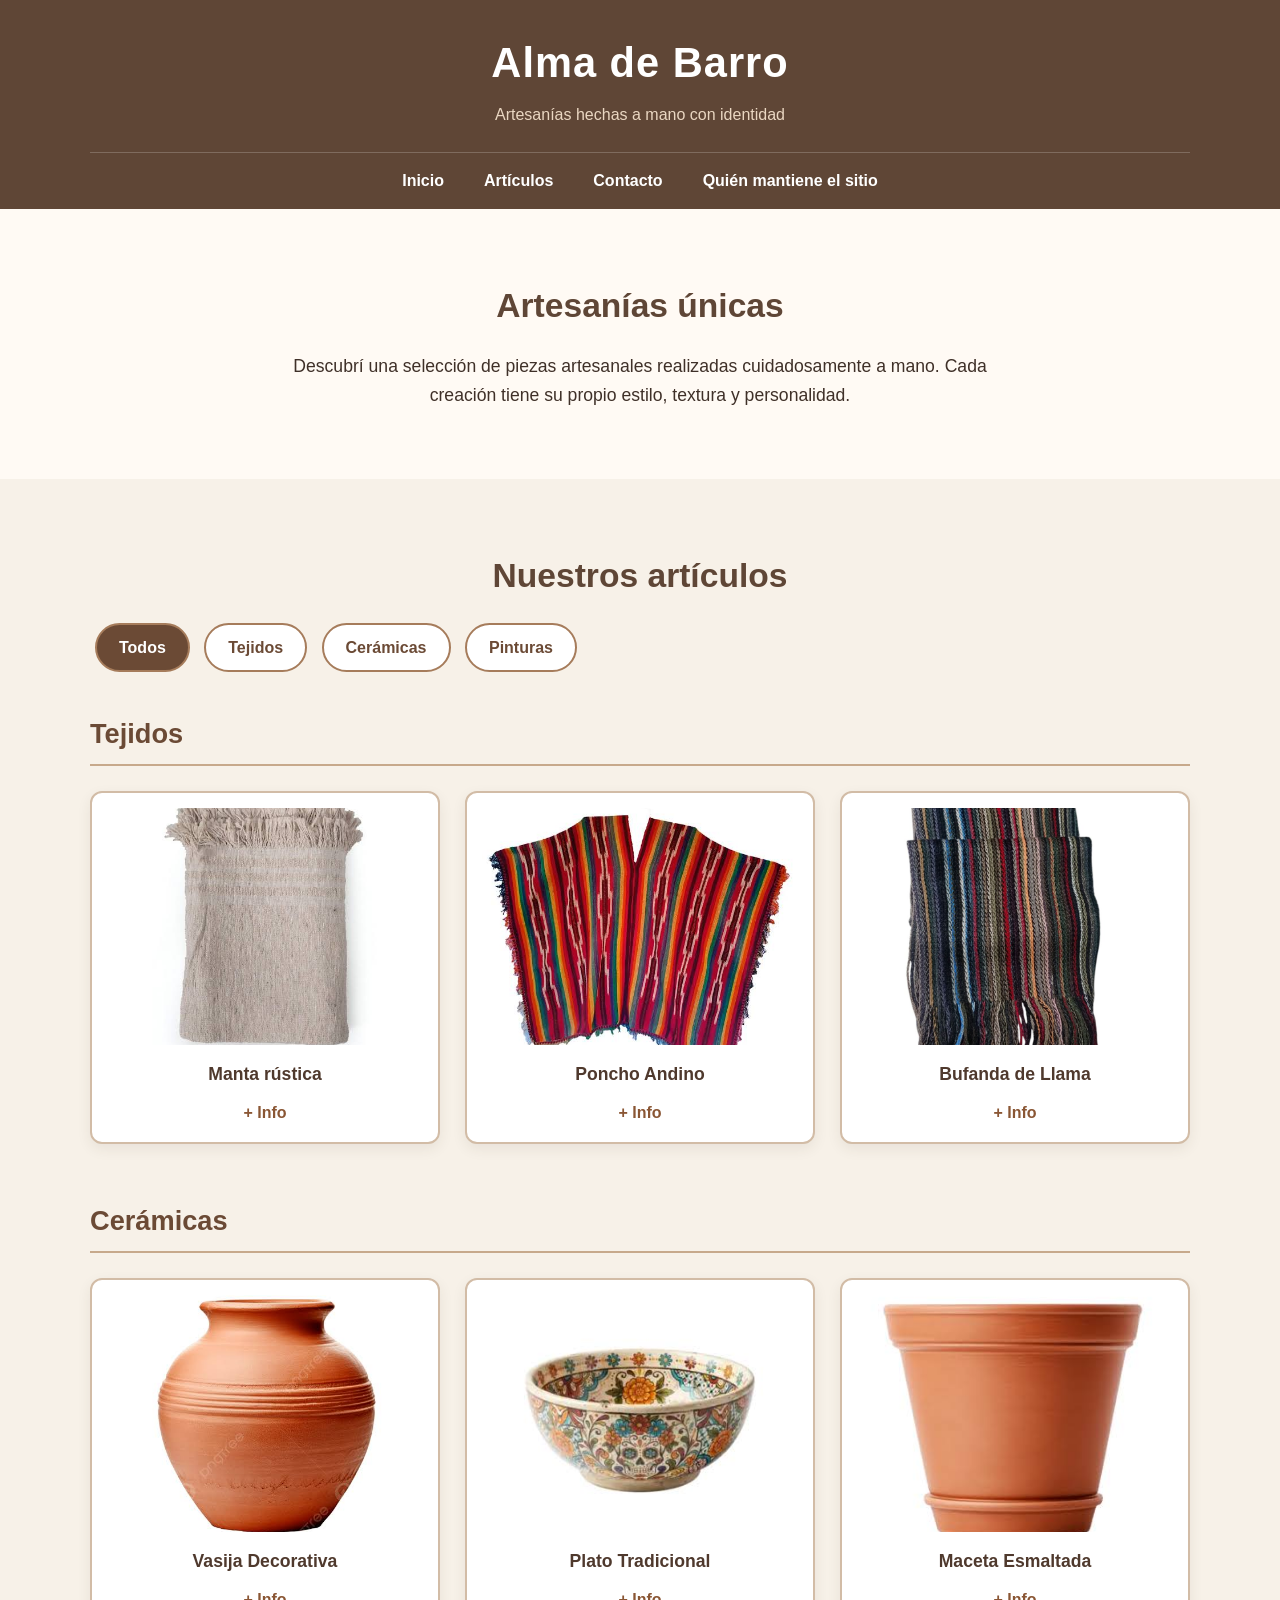
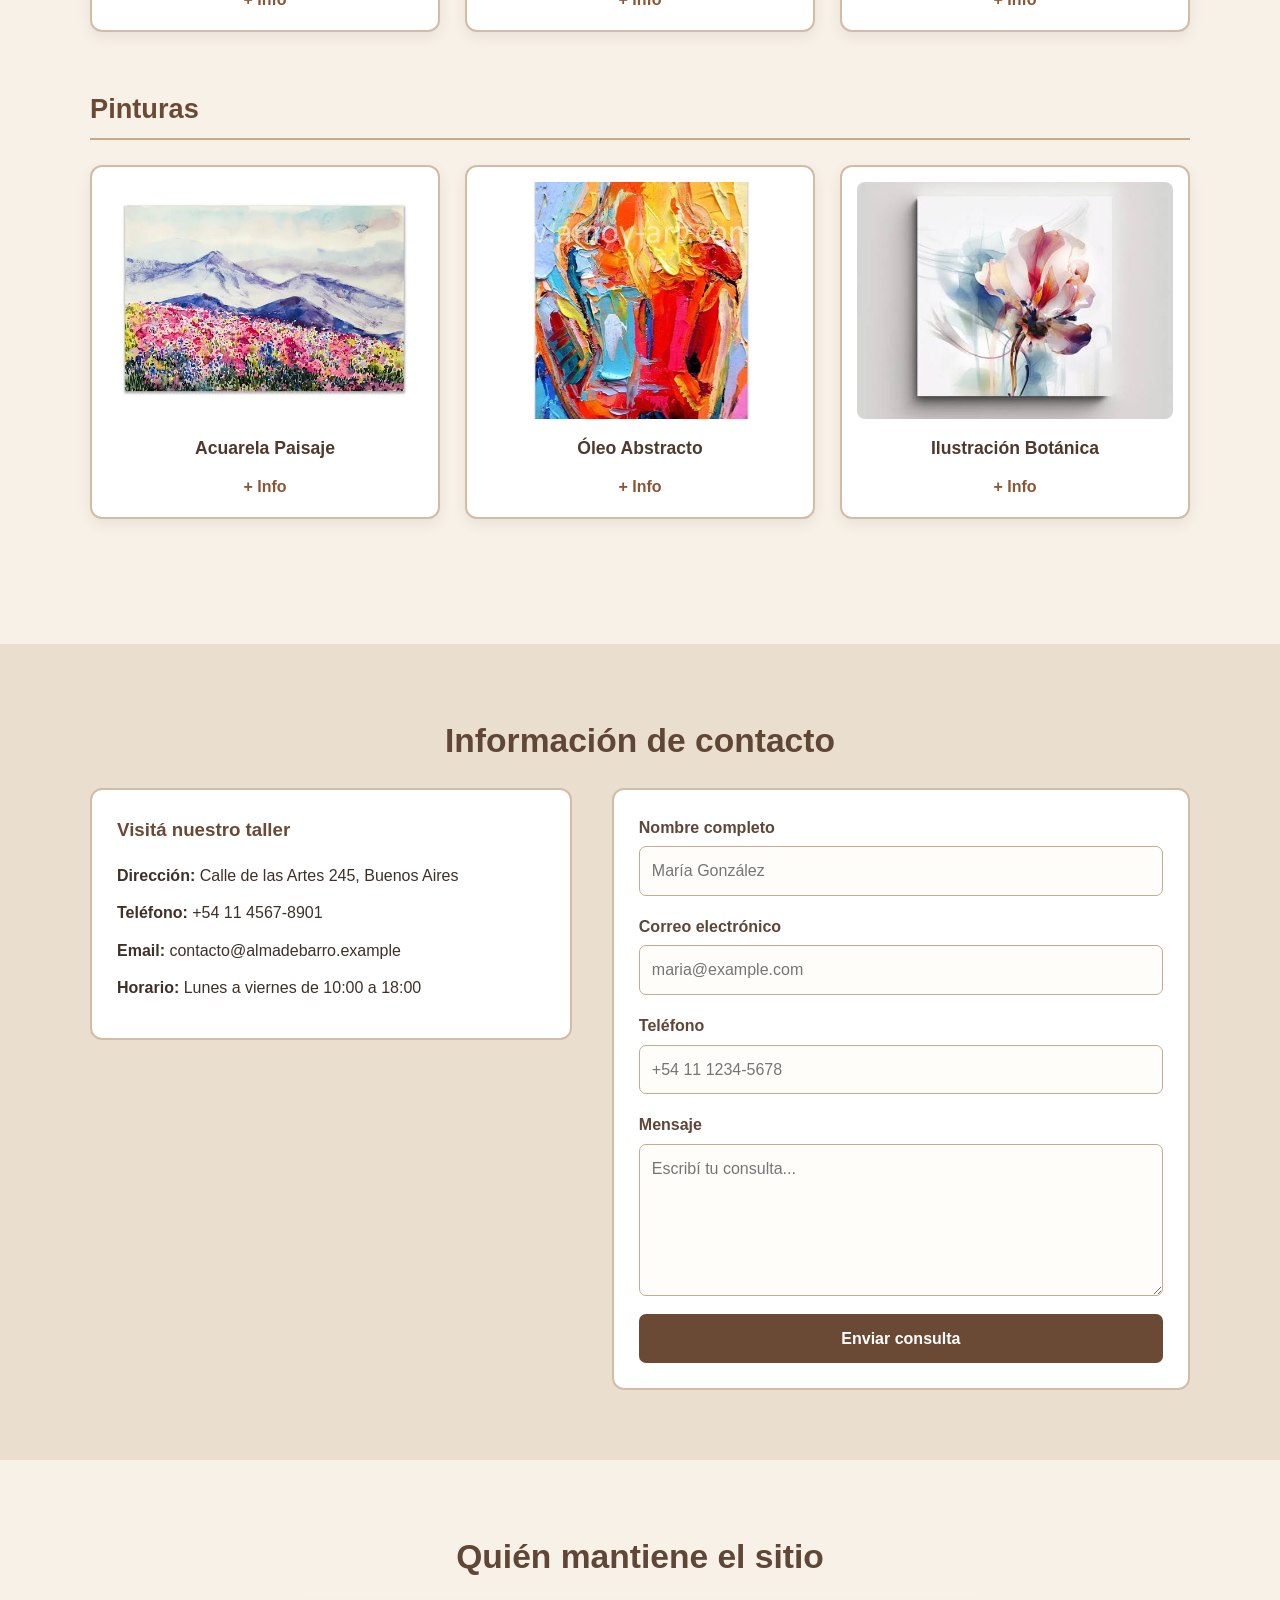
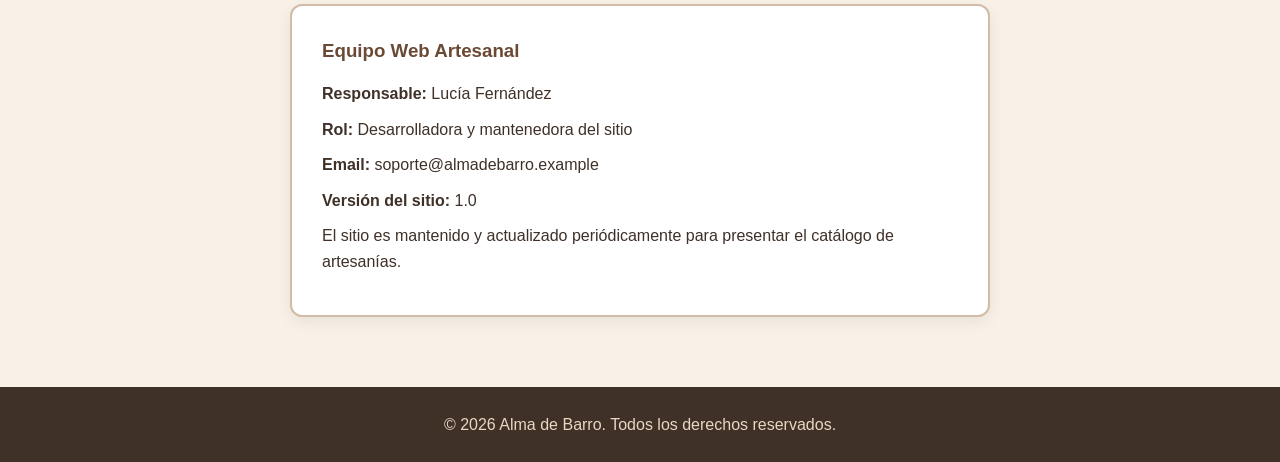
<file: ChatGPT/index.html>
<!DOCTYPE html>
<html lang="es">
<head>
    <meta charset="UTF-8">
    <meta name="viewport" content="width=device-width, initial-scale=1.0">
    <meta
        name="description"
        content="Alma de Barro - artesanías en tejidos, cerámicas y pinturas."
    >
    <title>Alma de Barro | Artesanías</title>
    <link rel="stylesheet" href="estilosIA.css">
</head>

<body>

    <header class="encabezado">
        <div class="contenedor">
            <h1>Alma de Barro</h1>
            <p class="subtitulo">Artesanías hechas a mano con identidad</p>

            <nav class="navegacion" aria-label="Navegación principal">
                <ul>
                    <li><a href="#inicio">Inicio</a></li>
                    <li><a href="#articulos">Artículos</a></li>
                    <li><a href="#contacto">Contacto</a></li>
                    <li><a href="#mantenimiento">Quién mantiene el sitio</a></li>
                </ul>
            </nav>
        </div>
    </header>

    <main>

        <section id="inicio" class="seccion presentacion">
            <div class="contenedor">
                <h2>Artesanías únicas</h2>
                <p>
                    Descubrí una selección de piezas artesanales realizadas
                    cuidadosamente a mano. Cada creación tiene su propio estilo,
                    textura y personalidad.
                </p>
            </div>
        </section>

        <section id="articulos" class="seccion catalogo">
            <div class="contenedor">

                <h2>Nuestros artículos</h2>

                <!--
                    RADIO BUTTON HACK CLÁSICO

                    Importante:
                    Los radio buttons y los grupos de categorías están
                    al mismo nivel dentro del mismo contenedor.

                    El selector CSS "~" puede así seleccionar los grupos
                    que aparecen DESPUÉS del radio seleccionado.
                -->

                <input
                    type="radio"
                    name="categoria-filtro"
                    id="filtro-todos"
                    class="filtro-radio"
                    checked
                >
                <label for="filtro-todos" class="filtro-label filtro-todos-label">
                    Todos
                </label>

                <input
                    type="radio"
                    name="categoria-filtro"
                    id="filtro-tejidos"
                    class="filtro-radio"
                >
                <label for="filtro-tejidos" class="filtro-label">
                    Tejidos
                </label>

                <input
                    type="radio"
                    name="categoria-filtro"
                    id="filtro-ceramicas"
                    class="filtro-radio"
                >
                <label for="filtro-ceramicas" class="filtro-label">
                    Cerámicas
                </label>

                <input
                    type="radio"
                    name="categoria-filtro"
                    id="filtro-pinturas"
                    class="filtro-radio"
                >
                <label for="filtro-pinturas" class="filtro-label">
                    Pinturas
                </label>

                <div class="grupo-categoria categoria-tejidos">
                    <h3>Tejidos</h3>

                    <div class="grilla-articulos">
                        <article class="tarjeta-articulo">
                            <img
                                src="articulos/tejidos/articulo1.png"
                                alt="Manta de lana"
                            >
                            <div class="contenido-tarjeta">
                                <h4>Manta rústica</h4>
                                <a
                                    class="enlace-info"
                                    href="articulos/tejidos/articulo1.pdf"
                                    target="_blank"
                                >
                                    + Info
                                </a>
                            </div>
                        </article>

                        <article class="tarjeta-articulo">
                            <img
                                src="articulos/tejidos/articulo2.png"
                                alt="Poncho andino"
                            >
                            <div class="contenido-tarjeta">
                                <h4>Poncho Andino</h4>
                                <a
                                    class="enlace-info"
                                    href="articulos/tejidos/articulo2.pdf"
                                    target="_blank"
                                >
                                    + Info
                                </a>
                            </div>
                        </article>

                        <article class="tarjeta-articulo">
                            <img
                                src="articulos/tejidos/articulo3.png"
                                alt="Bufanda artesanal"
                            >
                            <div class="contenido-tarjeta">
                                <h4>Bufanda de Llama</h4>
                                <a
                                    class="enlace-info"
                                    href="articulos/tejidos/articulo3.pdf"
                                    target="_blank"
                                >
                                    + Info
                                </a>
                            </div>
                        </article>
                    </div>
                </div>

                <div class="grupo-categoria categoria-ceramicas">
                    <h3>Cerámicas</h3>

                    <div class="grilla-articulos">
                        <article class="tarjeta-articulo">
                            <img
                                src="articulos/ceramicas/articulo1.png"
                                alt="Vasija de barro"
                            >
                            <div class="contenido-tarjeta">
                                <h4>Vasija Decorativa</h4>
                                <a
                                    class="enlace-info"
                                    href="articulos/ceramicas/articulo1.pdf"
                                    target="_blank"
                                >
                                    + Info
                                </a>
                            </div>
                        </article>

                        <article class="tarjeta-articulo">
                            <img
                                src="articulos/ceramicas/articulo2.png"
                                alt="Plato pintado"
                            >
                            <div class="contenido-tarjeta">
                                <h4>Plato Tradicional</h4>
                                <a
                                    class="enlace-info"
                                    href="articulos/ceramicas/articulo2.pdf"
                                    target="_blank"
                                >
                                    + Info
                                </a>
                            </div>
                        </article>

                        <article class="tarjeta-articulo">
                            <img
                                src="articulos/ceramicas/articulo3.png"
                                alt="Maceta esmaltada"
                            >
                            <div class="contenido-tarjeta">
                                <h4>Maceta Esmaltada</h4>
                                <a
                                    class="enlace-info"
                                    href="articulos/ceramicas/articulo3.pdf"
                                    target="_blank"
                                >
                                    + Info
                                </a>
                            </div>
                        </article>
                    </div>
                </div>

                <div class="grupo-categoria categoria-pinturas">
                    <h3>Pinturas</h3>

                    <div class="grilla-articulos">
                        <article class="tarjeta-articulo">
                            <img
                                src="articulos/pinturas/articulo1.png"
                                alt="Cuadro paisaje"
                            >
                            <div class="contenido-tarjeta">
                                <h4>Acuarela Paisaje</h4>
                                <a
                                    class="enlace-info"
                                    href="articulos/pinturas/articulo1.pdf"
                                    target="_blank"
                                >
                                    + Info
                                </a>
                            </div>
                        </article>

                        <article class="tarjeta-articulo">
                            <img
                                src="articulos/pinturas/articulo2.png"
                                alt="Retrato al óleo"
                            >
                            <div class="contenido-tarjeta">
                                <h4>Óleo Abstracto</h4>
                                <a
                                    class="enlace-info"
                                    href="articulos/pinturas/articulo2.pdf"
                                    target="_blank"
                                >
                                    + Info
                                </a>
                            </div>
                        </article>

                        <article class="tarjeta-articulo">
                            <img
                                src="articulos/pinturas/articulo3.png"
                                alt="Arte botánico"
                            >
                            <div class="contenido-tarjeta">
                                <h4>Ilustración Botánica</h4>
                                <a
                                    class="enlace-info"
                                    href="articulos/pinturas/articulo3.pdf"
                                    target="_blank"
                                >
                                    + Info
                                </a>
                            </div>
                        </article>
                    </div>
                </div>

            </div>
        </section>

        <section id="contacto" class="seccion contacto">
            <div class="contenedor">
                <h2>Información de contacto</h2>

                <div class="contacto-contenido">
                    <div class="datos-contacto">
                        <h3>Visitá nuestro taller</h3>

                        <p>
                            <strong>Dirección:</strong>
                            Calle de las Artes 245, Buenos Aires
                        </p>
                        <p>
                            <strong>Teléfono:</strong>
                            +54 11 4567-8901
                        </p>
                        <p>
                            <strong>Email:</strong>
                            contacto@almadebarro.example
                        </p>
                        <p>
                            <strong>Horario:</strong>
                            Lunes a viernes de 10:00 a 18:00
                        </p>
                    </div>

                    <form class="formulario-contacto" action="#" method="post">
                        <div class="campo">
                            <label for="nombre">Nombre completo</label>
                            <input
                                type="text"
                                id="nombre"
                                name="nombre"
                                placeholder="María González"
                                required
                            >
                        </div>

                        <div class="campo">
                            <label for="email">Correo electrónico</label>
                            <input
                                type="email"
                                id="email"
                                name="email"
                                placeholder="maria@example.com"
                                required
                            >
                        </div>

                        <div class="campo">
                            <label for="telefono">Teléfono</label>
                            <input
                                type="tel"
                                id="telefono"
                                name="telefono"
                                placeholder="+54 11 1234-5678"
                            >
                        </div>

                        <div class="campo">
                            <label for="mensaje">Mensaje</label>
                            <textarea
                                id="mensaje"
                                name="mensaje"
                                rows="5"
                                placeholder="Escribí tu consulta..."
                                required
                            ></textarea>
                        </div>

                        <button type="submit">Enviar consulta</button>
                    </form>
                </div>
            </div>
        </section>

        <section id="mantenimiento" class="seccion mantenimiento">
            <div class="contenedor">
                <h2>Quién mantiene el sitio</h2>

                <div class="mantenimiento-card">
                    <h3>Equipo Web Artesanal</h3>
                    <p>
                        <strong>Responsable:</strong>
                        Lucía Fernández
                    </p>
                    <p>
                        <strong>Rol:</strong>
                        Desarrolladora y mantenedora del sitio
                    </p>
                    <p>
                        <strong>Email:</strong>
                        soporte@almadebarro.example
                    </p>
                    <p>
                        <strong>Versión del sitio:</strong> 1.0
                    </p>
                    <p>
                        El sitio es mantenido y actualizado periódicamente
                        para presentar el catálogo de artesanías.
                    </p>
                </div>
            </div>
        </section>

    </main>

    <footer class="pie">
        <div class="contenedor">
            <p>&copy; 2026 Alma de Barro. Todos los derechos reservados.</p>
        </div>
    </footer>

</body>
</html>
</file>
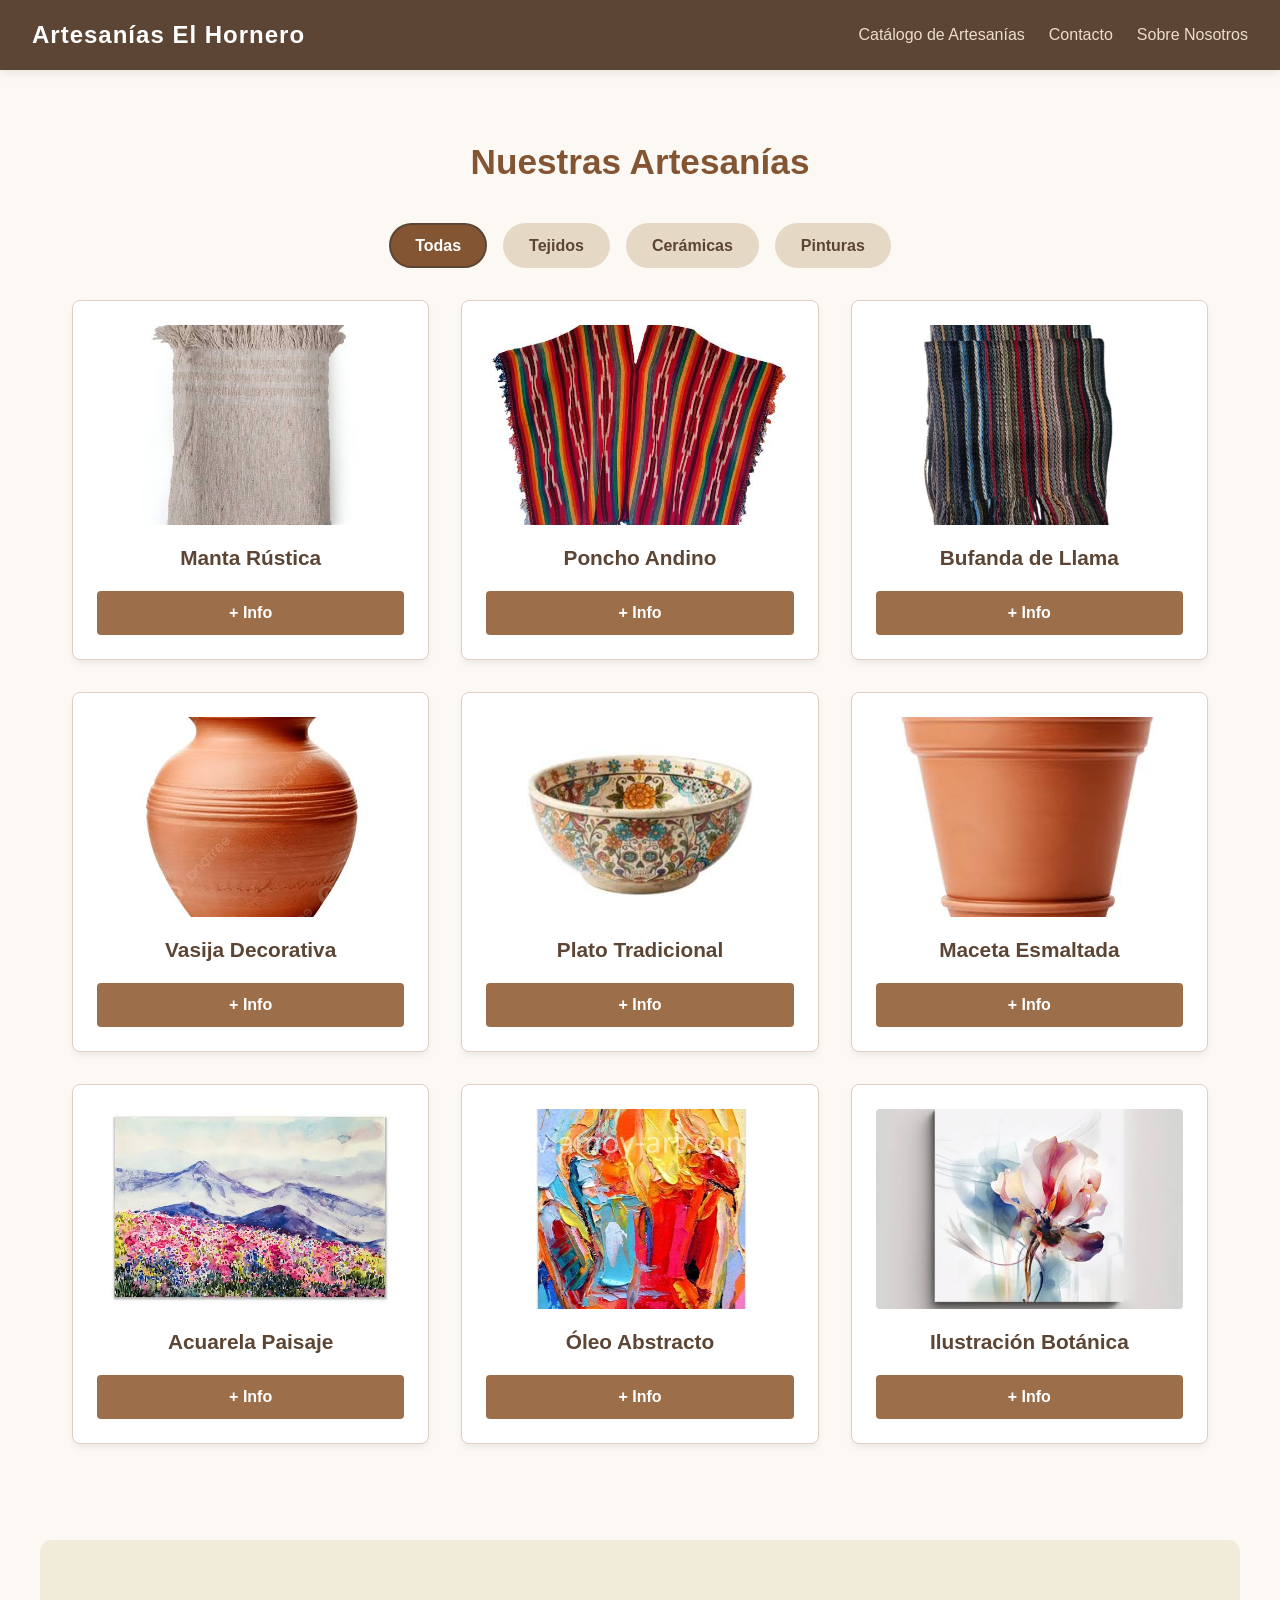
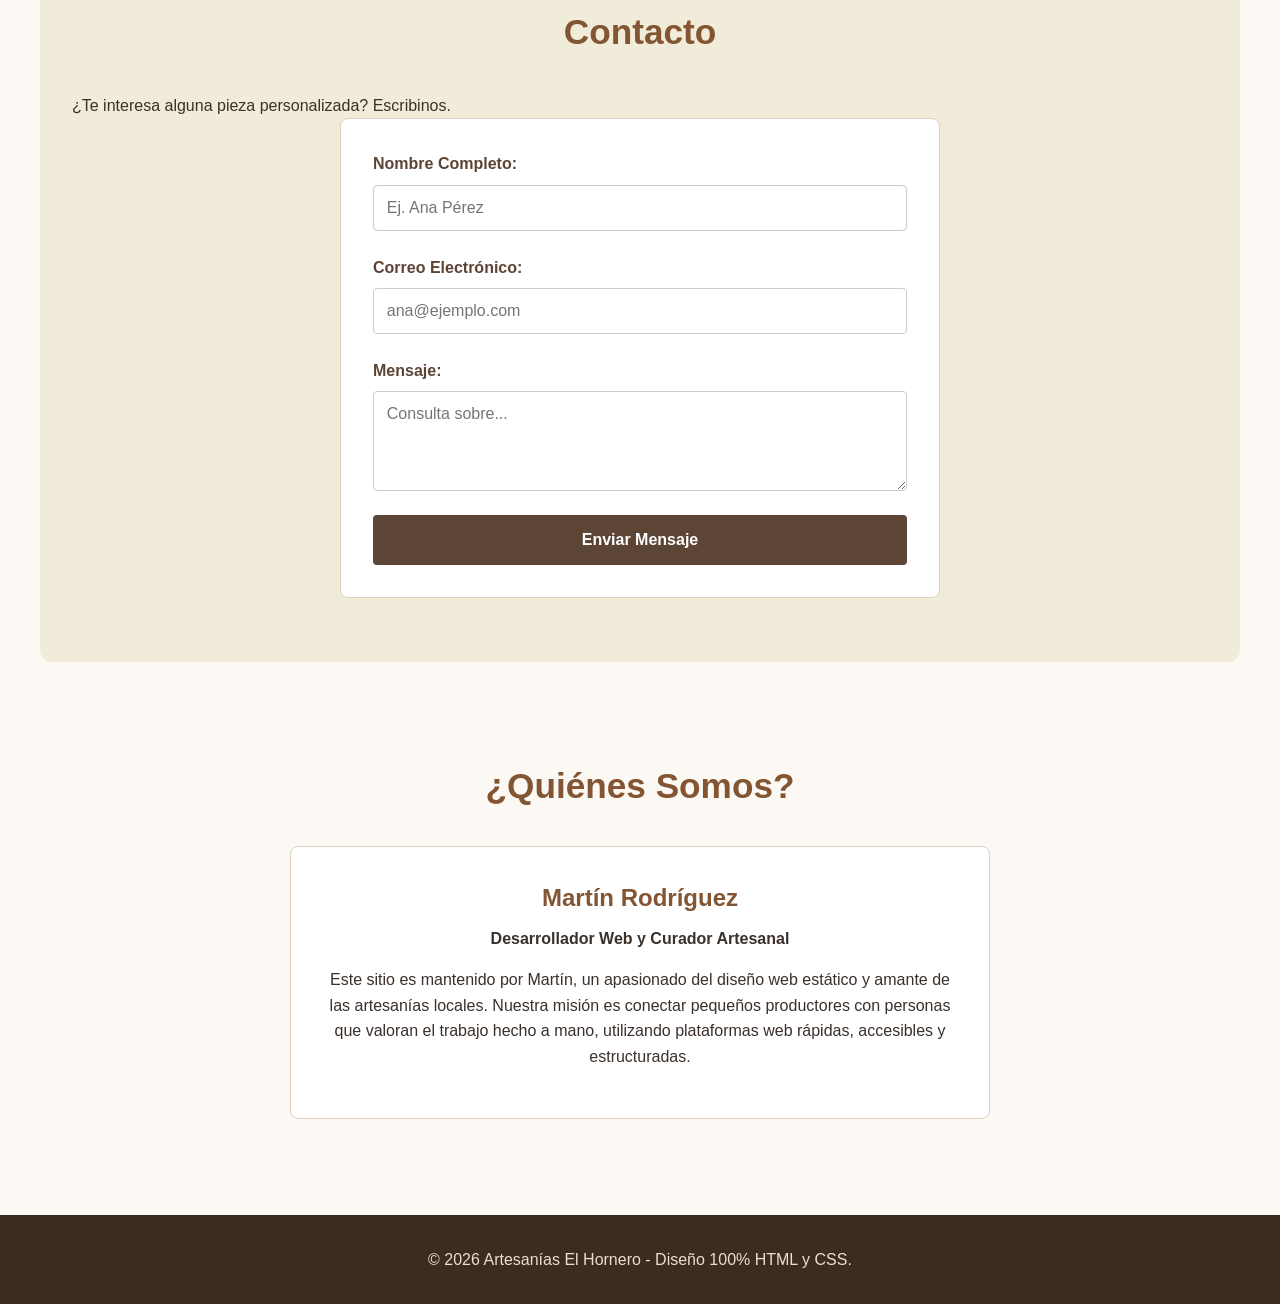
<file: Gemini/index.html>
<!DOCTYPE html>
<html lang="es">
<head>
    <meta charset="UTF-8">
    <meta name="viewport" content="width=device-width, initial-scale=1.0">
    <title>Artesanías El Hornero</title>
    <!-- Referencia estricta al archivo CSS externo -->
    <link rel="stylesheet" href="estilosIA.css">
</head>
<body>

    <header>
        <div class="logo">Artesanías El Hornero</div>
        <nav>
            <ul>
                <li><a href="#productos">Catálogo de Artesanías</a></li>
                <li><a href="#contacto">Contacto</a></li>
                <li><a href="#mantenedor">Sobre Nosotros</a></li>
            </ul>
        </nav>
    </header>

    <main>
        <!-- SECCIÓN DE PRODUCTOS (Filtro 100% CSS) -->
        <section id="productos">
            <h2>Nuestras Artesanías</h2>
            
            <div class="filtro-contenedor">
                <!-- Inputs de radio (ocultos por CSS) para manejar el estado -->
                <input type="radio" id="cat-todas" name="categoria" checked>
                <input type="radio" id="cat-tejidos" name="categoria">
                <input type="radio" id="cat-ceramicas" name="categoria">
                <input type="radio" id="cat-pinturas" name="categoria">

                <!-- Etiquetas que actúan como botones -->
                <div class="menu-categorias">
                    <label for="cat-todas">Todas</label>
                    <label for="cat-tejidos">Tejidos</label>
                    <label for="cat-ceramicas">Cerámicas</label>
                    <label for="cat-pinturas">Pinturas</label>
                </div>

                <!-- Grilla de artículos -->
                <div class="grilla-articulos">
                    
                    <!-- TEJIDOS -->
                    <article class="tarjeta cat-tejidos">
                        <img src="articulos/tejidos/articulo1.png" alt="Manta de lana">
                        <div class="tarjeta-contenido">
                            <h3>Manta Rústica</h3>
                            <a href="articulos/tejidos/articulo1.pdf" class="btn-info" target="_blank">+ Info</a>
                        </div>
                    </article>
                    <article class="tarjeta cat-tejidos">
                        <img src="articulos/tejidos/articulo2.png" alt="Poncho andino">
                        <div class="tarjeta-contenido">
                            <h3>Poncho Andino</h3>
                            <a href="articulos/tejidos/articulo2.pdf" class="btn-info" target="_blank">+ Info</a>
                        </div>
                    </article>
                    <article class="tarjeta cat-tejidos">
                        <img src="articulos/tejidos/articulo3.png" alt="Bufanda artesanal">
                        <div class="tarjeta-contenido">
                            <h3>Bufanda de Llama</h3>
                            <a href="articulos/tejidos/articulo3.pdf" class="btn-info" target="_blank">+ Info</a>
                        </div>
                    </article>

                    <!-- CERÁMICAS -->
                    <article class="tarjeta cat-ceramicas">
                        <img src="articulos/ceramicas/articulo1.png" alt="Vasija de barro">
                        <div class="tarjeta-contenido">
                            <h3>Vasija Decorativa</h3>
                            <a href="articulos/ceramicas/articulo1.pdf" class="btn-info" target="_blank">+ Info</a>
                        </div>
                    </article>
                    <article class="tarjeta cat-ceramicas">
                        <img src="articulos/ceramicas/articulo2.png" alt="Plato pintado">
                        <div class="tarjeta-contenido">
                            <h3>Plato Tradicional</h3>
                            <a href="articulos/ceramicas/articulo2.pdf" class="btn-info" target="_blank">+ Info</a>
                        </div>
                    </article>
                    <article class="tarjeta cat-ceramicas">
                        <img src="articulos/ceramicas/articulo3.png" alt="Maceta esmaltada">
                        <div class="tarjeta-contenido">
                            <h3>Maceta Esmaltada</h3>
                            <a href="articulos/ceramicas/articulo3.pdf" class="btn-info" target="_blank">+ Info</a>
                        </div>
                    </article>

                    <!-- PINTURAS -->
                    <article class="tarjeta cat-pinturas">
                        <img src="articulos/pinturas/articulo1.png" alt="Cuadro paisaje">
                        <div class="tarjeta-contenido">
                            <h3>Acuarela Paisaje</h3>
                            <a href="articulos/pinturas/articulo1.pdf" class="btn-info" target="_blank">+ Info</a>
                        </div>
                    </article>
                    <article class="tarjeta cat-pinturas">
                        <img src="articulos/pinturas/articulo2.png" alt="Retrato al óleo">
                        <div class="tarjeta-contenido">
                            <h3>Óleo Abstracto</h3>
                            <a href="articulos/pinturas/articulo2.pdf" class="btn-info" target="_blank">+ Info</a>
                        </div>
                    </article>
                    <article class="tarjeta cat-pinturas">
                        <img src="articulos/pinturas/articulo3.png" alt="Arte botánico">
                        <div class="tarjeta-contenido">
                            <h3>Ilustración Botánica</h3>
                            <a href="articulos/pinturas/articulo3.pdf" class="btn-info" target="_blank">+ Info</a>
                        </div>
                    </article>

                </div>
            </div>
        </section>

        <!-- SECCIÓN DE CONTACTO -->
        <section id="contacto" class="seccion-alterna">
            <h2>Contacto</h2>
            <p>¿Te interesa alguna pieza personalizada? Escribinos.</p>
            <form action="#" class="formulario-contacto">
                <div class="campo">
                    <label for="nombre">Nombre Completo:</label>
                    <input type="text" id="nombre" name="nombre" required placeholder="Ej. Ana Pérez">
                </div>
                <div class="campo">
                    <label for="correo">Correo Electrónico:</label>
                    <input type="email" id="correo" name="correo" required placeholder="ana@ejemplo.com">
                </div>
                <div class="campo">
                    <label for="mensaje">Mensaje:</label>
                    <textarea id="mensaje" name="mensaje" rows="4" required placeholder="Consulta sobre..."></textarea>
                </div>
                <button type="submit" class="btn-enviar">Enviar Mensaje</button>
            </form>
        </section>

        <!-- SECCIÓN SOBRE EL MANTENEDOR -->
        <section id="mantenedor">
            <h2>¿Quiénes Somos?</h2>
            <div class="perfil-mantenedor">
                <div class="info-mantenedor">
                    <h3>Martín Rodríguez</h3>
                    <p><strong>Desarrollador Web y Curador Artesanal</strong></p>
                    <p>Este sitio es mantenido por Martín, un apasionado del diseño web estático y amante de las artesanías locales. Nuestra misión es conectar pequeños productores con personas que valoran el trabajo hecho a mano, utilizando plataformas web rápidas, accesibles y estructuradas.</p>
                </div>
            </div>
        </section>
    </main>

    <footer>
        <p>&copy; 2026 Artesanías El Hornero - Diseño 100% HTML y CSS.</p>
    </footer>
</body>
</html>
</file>
<file: ChatGPT/estilosIA.css>
/* =========================================================
   ESTILOS GENERALES
   ========================================================= */

* {
    box-sizing: border-box;
    margin: 0;
    padding: 0;
}

html {
    scroll-behavior: smooth;
}

body {
    font-family: Arial, Helvetica, sans-serif;
    line-height: 1.6;
    background-color: #f7f1e8;
    color: #3f3028;
}

img {
    display: block;
    width: 100%;
}

a {
    color: inherit;
}

.contenedor {
    width: min(1100px, 92%);
    margin: 0 auto;
}


/* =========================================================
   ENCABEZADO
   ========================================================= */

.encabezado {
    background: #5f4636;
    color: #ffffff;
    padding: 30px 0 0;
}

.encabezado h1 {
    font-size: 2.6rem;
    text-align: center;
    margin-bottom: 5px;
    letter-spacing: 1px;
}

.subtitulo {
    text-align: center;
    color: #ead7c2;
    margin-bottom: 25px;
}


/* =========================================================
   NAVEGACIÓN
   ========================================================= */

.navegacion {
    border-top: 1px solid rgba(255, 255, 255, 0.2);
}

.navegacion ul {
    display: flex;
    justify-content: center;
    flex-wrap: wrap;
    list-style: none;
}

.navegacion a {
    display: block;
    padding: 15px 20px;
    text-decoration: none;
    color: #ffffff;
    font-weight: bold;
    transition: background-color 0.2s ease;
}

.navegacion a:hover,
.navegacion a:focus {
    background-color: #80624d;
}


/* =========================================================
   SECCIONES
   ========================================================= */

.seccion {
    padding: 70px 0;
}

.seccion h2 {
    text-align: center;
    font-size: 2.1rem;
    margin-bottom: 20px;
    color: #5f4636;
}


/* =========================================================
   PRESENTACIÓN
   ========================================================= */

.presentacion {
    text-align: center;
    background-color: #fffaf4;
}

.presentacion p {
    max-width: 720px;
    margin: 0 auto;
    font-size: 1.1rem;
}


/* =========================================================
   RADIO BUTTON HACK CLÁSICO
   ========================================================= */

/*
   Los radio buttons se mantienen en el HTML como estado.
   Se ocultan visualmente y los <label> funcionan como botones.

   Lo importante para el hack es que los radios y los
   .grupo-categoria sean hermanos directos dentro del mismo
   contenedor (.contenedor).
*/

.filtro-radio {
    position: absolute;
    opacity: 0;
    pointer-events: none;
}

.filtro-label {
    display: inline-block;
    padding: 10px 22px;
    margin: 0 5px 10px;
    border: 2px solid #a67c5b;
    border-radius: 999px;
    color: #6b4a35;
    background-color: #ffffff;
    cursor: pointer;
    font-weight: bold;
    transition: background-color 0.2s ease, color 0.2s ease;
}

.filtro-label:hover,
.filtro-label:focus {
    background-color: #ead7c2;
}

/* Estado visual de los radios seleccionados */

#filtro-todos:checked + .filtro-todos-label,
#filtro-tejidos:checked + .filtro-label,
#filtro-ceramicas:checked + .filtro-label,
#filtro-pinturas:checked + .filtro-label {
    background-color: #6b4a35;
    color: #ffffff;
}

/*
   FILTRADO

   El operador "~" selecciona los hermanos posteriores.

   Si está seleccionado "Tejidos":
   - se ocultan Cerámicas
   - se ocultan Pinturas
   - Tejidos permanece visible

   Si está seleccionado "Cerámicas":
   - se ocultan Tejidos
   - se ocultan Pinturas
   - Cerámicas permanece visible

   Si está seleccionado "Pinturas":
   - se ocultan Tejidos
   - se ocultan Cerámicas
   - Pinturas permanece visible

   "Todos" no tiene ninguna regla que oculte categorías.
*/

/* TEJIDOS */

#filtro-tejidos:checked ~ .categoria-ceramicas,
#filtro-tejidos:checked ~ .categoria-pinturas {
    display: none;
}

/* CERÁMICAS */

#filtro-ceramicas:checked ~ .categoria-tejidos,
#filtro-ceramicas:checked ~ .categoria-pinturas {
    display: none;
}

/* PINTURAS */

#filtro-pinturas:checked ~ .categoria-tejidos,
#filtro-pinturas:checked ~ .categoria-ceramicas {
    display: none;
}


/* =========================================================
   GRUPOS Y ARTÍCULOS
   ========================================================= */

.grupo-categoria {
    display: block;
    margin-top: 30px;
    margin-bottom: 55px;
}

.grupo-categoria h3 {
    font-size: 1.7rem;
    color: #6b4a35;
    border-bottom: 2px solid #c7a98b;
    margin-bottom: 25px;
    padding-bottom: 8px;
}

.grilla-articulos {
    display: grid;
    grid-template-columns: repeat(3, 1fr);
    gap: 25px;
}


/* =========================================================
   TARJETAS
   ========================================================= */

.tarjeta-articulo {
    background-color: #ffffff;
    border: 2px solid #d2bca6;
    border-radius: 12px;
    padding: 15px;
    overflow: hidden;
    box-shadow: 0 5px 14px rgba(63, 48, 40, 0.08);
    transition: transform 0.2s ease, box-shadow 0.2s ease;
}

.tarjeta-articulo:hover {
    transform: translateY(-4px);
    box-shadow: 0 9px 20px rgba(63, 48, 40, 0.15);
}

.tarjeta-articulo img {
    aspect-ratio: 4 / 3;
    object-fit: cover;
    border-radius: 8px;
    margin-bottom: 15px;
    background-color: #eee2d4;
}

.contenido-tarjeta {
    text-align: center;
}

.contenido-tarjeta h4 {
    font-size: 1.1rem;
    margin-bottom: 12px;
    color: #4f392d;
}


/* =========================================================
   ENLACE + INFO
   ========================================================= */

.enlace-info {
    display: inline-block;
    color: #8a5634;
    font-weight: bold;
    text-decoration: none;
    border-bottom: 2px solid transparent;
}

.enlace-info:hover,
.enlace-info:focus {
    color: #5f3720;
    border-bottom-color: #5f3720;
}


/* =========================================================
   CONTACTO
   ========================================================= */

.contacto {
    background-color: #eadfce;
}

.contacto-contenido {
    display: grid;
    grid-template-columns: 1fr 1.2fr;
    gap: 40px;
    align-items: start;
}

.datos-contacto,
.formulario-contacto {
    background-color: #ffffff;
    border: 2px solid #d2bca6;
    border-radius: 12px;
    padding: 25px;
}

.datos-contacto h3 {
    margin-bottom: 18px;
    color: #6b4a35;
}

.datos-contacto p {
    margin-bottom: 12px;
}


/* =========================================================
   FORMULARIO
   ========================================================= */

.formulario-contacto {
    display: flex;
    flex-direction: column;
    gap: 18px;
}

.campo {
    display: flex;
    flex-direction: column;
}

.campo label {
    font-weight: bold;
    margin-bottom: 6px;
    color: #5f4636;
}

.campo input,
.campo textarea {
    width: 100%;
    border: 1px solid #c7a98b;
    border-radius: 7px;
    padding: 11px 12px;
    font: inherit;
    color: #3f3028;
    background-color: #fffdfa;
}

.campo input:focus,
.campo textarea:focus {
    outline: 2px solid #a67c5b;
    outline-offset: 1px;
}

.campo textarea {
    resize: vertical;
}

.formulario-contacto button {
    border: none;
    border-radius: 7px;
    padding: 12px 20px;
    background-color: #6b4a35;
    color: #ffffff;
    font: inherit;
    font-weight: bold;
    cursor: pointer;
}

.formulario-contacto button:hover,
.formulario-contacto button:focus {
    background-color: #4f392d;
}


/* =========================================================
   MANTENIMIENTO
   ========================================================= */

.mantenimiento-card {
    max-width: 700px;
    margin: 0 auto;
    background-color: #ffffff;
    border: 2px solid #d2bca6;
    border-radius: 12px;
    padding: 30px;
    box-shadow: 0 5px 14px rgba(63, 48, 40, 0.08);
}

.mantenimiento-card h3 {
    color: #6b4a35;
    margin-bottom: 15px;
}

.mantenimiento-card p {
    margin-bottom: 10px;
}


/* =========================================================
   PIE DE PÁGINA
   ========================================================= */

.pie {
    background-color: #3f3028;
    color: #ead7c2;
    text-align: center;
    padding: 25px 0;
}


/* =========================================================
   RESPONSIVE - TABLETS
   ========================================================= */

@media (max-width: 850px) {
    .grilla-articulos {
        grid-template-columns: repeat(2, 1fr);
    }

    .contacto-contenido {
        grid-template-columns: 1fr;
    }
}


/* =========================================================
   RESPONSIVE - CELULARES
   ========================================================= */

@media (max-width: 600px) {
    .encabezado h1 {
        font-size: 2rem;
    }

    .navegacion ul {
        flex-direction: column;
        align-items: stretch;
    }

    .navegacion a {
        text-align: center;
        border-bottom: 1px solid rgba(255, 255, 255, 0.1);
    }

    .seccion {
        padding: 50px 0;
    }

    .seccion h2 {
        font-size: 1.7rem;
    }

    .grilla-articulos {
        grid-template-columns: 1fr;
    }

    .filtro-label {
        display: block;
        text-align: center;
        margin: 8px 0;
    }

    .contacto-contenido {
        gap: 25px;
    }
}
</file>
<file: Gemini/estilosIA.css>
/* RESETEO BÁSICO */
* {
    margin: 0;
    padding: 0;
    box-sizing: border-box;
}

body {
    font-family: 'Segoe UI', Tahoma, Geneva, Verdana, sans-serif;
    background-color: #fcf9f5;
    color: #3b302a;
    line-height: 1.6;
}

/* NAVEGACIÓN Y HEADER */
header {
    background-color: #5c4535;
    color: #fff;
    padding: 1rem 2rem;
    display: flex;
    justify-content: space-between;
    align-items: center;
    position: sticky;
    top: 0;
    z-index: 100;
    box-shadow: 0 2px 10px rgba(0,0,0,0.1);
}

.logo {
    font-size: 1.5rem;
    font-weight: bold;
    letter-spacing: 1px;
}

nav ul {
    list-style: none;
    display: flex;
    gap: 1.5rem;
}

nav a {
    color: #eeddc9;
    text-decoration: none;
    font-weight: 500;
    transition: color 0.3s;
}

nav a:hover {
    color: #fff;
}

/* SECCIONES GENERALES */
section {
    padding: 4rem 2rem;
    max-width: 1200px;
    margin: 0 auto;
}

.seccion-alterna {
    background-color: #f1ebd9;
    border-radius: 12px;
    margin: 2rem auto;
}

h2 {
    text-align: center;
    margin-bottom: 2rem;
    color: #835532;
    font-size: 2.2rem;
}

/* --- SISTEMA DE FILTRADO 100% CSS --- */
.filtro-contenedor input[type="radio"] {
    display: none; /* Ocultamos los botones de radio lógicos */
}

.menu-categorias {
    display: flex;
    justify-content: center;
    gap: 1rem;
    margin-bottom: 2rem;
    flex-wrap: wrap;
}

.menu-categorias label {
    padding: 0.5rem 1.5rem;
    background-color: #e5d8c5;
    color: #5c4535;
    border-radius: 25px;
    cursor: pointer;
    font-weight: bold;
    transition: all 0.3s ease;
    border: 2px solid transparent;
}

.menu-categorias label:hover {
    background-color: #d1c0a8;
}

/* Estados activos del menú vinculados a los radios seleccionados */
#cat-todas:checked ~ .menu-categorias label[for="cat-todas"],
#cat-tejidos:checked ~ .menu-categorias label[for="cat-tejidos"],
#cat-ceramicas:checked ~ .menu-categorias label[for="cat-ceramicas"],
#cat-pinturas:checked ~ .menu-categorias label[for="cat-pinturas"] {
    background-color: #835532;
    color: #fff;
    border-color: #5c4535;
}

/* Lógica para mostrar/ocultar las tarjetas según el filtro seleccionado */
.grilla-articulos .tarjeta {
    display: none; /* Ocultas por defecto para el filtrado */
}

#cat-todas:checked ~ .grilla-articulos .tarjeta {
    display: flex;
}
#cat-tejidos:checked ~ .grilla-articulos .cat-tejidos {
    display: flex;
}
#cat-ceramicas:checked ~ .grilla-articulos .cat-ceramicas {
    display: flex;
}
#cat-pinturas:checked ~ .grilla-articulos .cat-pinturas {
    display: flex;
}

/* --- GRILLA Y TARJETAS (REQUISITO ESTRICTO) --- */
.grilla-articulos {
    display: grid;
    grid-template-columns: repeat(auto-fill, minmax(280px, 1fr));
    gap: 2rem;
}

.tarjeta {
    background-color: #fff;
    border: 1px solid #dcd1c2;
    padding: 1.5rem; /* Requisito estricto: relleno/padding */
    border-radius: 8px;
    flex-direction: column;
    align-items: center;
    box-shadow: 0 4px 6px rgba(0,0,0,0.05);
    transition: transform 0.3s, box-shadow 0.3s;
}

.tarjeta:hover {
    transform: translateY(-5px);
    box-shadow: 0 8px 15px rgba(0,0,0,0.1);
}

.tarjeta img {
    width: 100%;
    height: 200px;
    object-fit: cover;
    border-radius: 4px;
    margin-bottom: 1rem;
    background-color: #f1ebd9; /* Por si la imagen no carga de inmediato */
}

.tarjeta-contenido {
    width: 100%;
    text-align: center;
    display: flex;
    flex-direction: column;
    flex-grow: 1;
    justify-content: space-between;
}

.tarjeta h3 {
    margin-bottom: 1rem;
    color: #5c4535;
    font-size: 1.3rem;
}

.btn-info {
    display: inline-block;
    padding: 0.6rem 1.2rem;
    background-color: #9c6e49;
    color: white;
    text-decoration: none;
    border-radius: 4px;
    font-weight: bold;
    transition: background-color 0.3s;
    align-self: center;
    width: 100%;
}

.btn-info:hover {
    background-color: #5c4535;
}

/* --- FORMULARIO DE CONTACTO --- */
.formulario-contacto {
    max-width: 600px;
    margin: 0 auto;
    background: #fff;
    padding: 2rem;
    border-radius: 8px;
    border: 1px solid #dcd1c2;
}

.campo {
    margin-bottom: 1.5rem;
    display: flex;
    flex-direction: column;
}

.campo label {
    margin-bottom: 0.5rem;
    font-weight: bold;
    color: #5c4535;
}

.campo input, .campo textarea {
    padding: 0.8rem;
    border: 1px solid #ccc;
    border-radius: 4px;
    font-family: inherit;
    font-size: 1rem;
}

.btn-enviar {
    background-color: #5c4535;
    color: #fff;
    border: none;
    padding: 1rem 2rem;
    border-radius: 4px;
    cursor: pointer;
    font-size: 1rem;
    font-weight: bold;
    width: 100%;
    transition: background-color 0.3s;
}

.btn-enviar:hover {
    background-color: #3b2c22;
}

/* --- MANTENEDOR --- */
.perfil-mantenedor {
    background-color: #fff;
    border: 1px solid #dcd1c2;
    border-radius: 8px;
    padding: 2rem;
    max-width: 700px;
    margin: 0 auto;
    text-align: center;
}

.info-mantenedor h3 {
    color: #835532;
    font-size: 1.5rem;
    margin-bottom: 0.5rem;
}

.info-mantenedor p {
    margin-bottom: 1rem;
}

/* --- FOOTER --- */
footer {
    background-color: #3b2c22;
    color: #eeddc9;
    text-align: center;
    padding: 2rem;
    margin-top: 2rem;
}

/* RESPONSIVE DESIGN */
@media (max-width: 768px) {
    header {
        flex-direction: column;
        gap: 1rem;
    }
    
    nav ul {
        flex-wrap: wrap;
        justify-content: center;
    }
}
</file>
